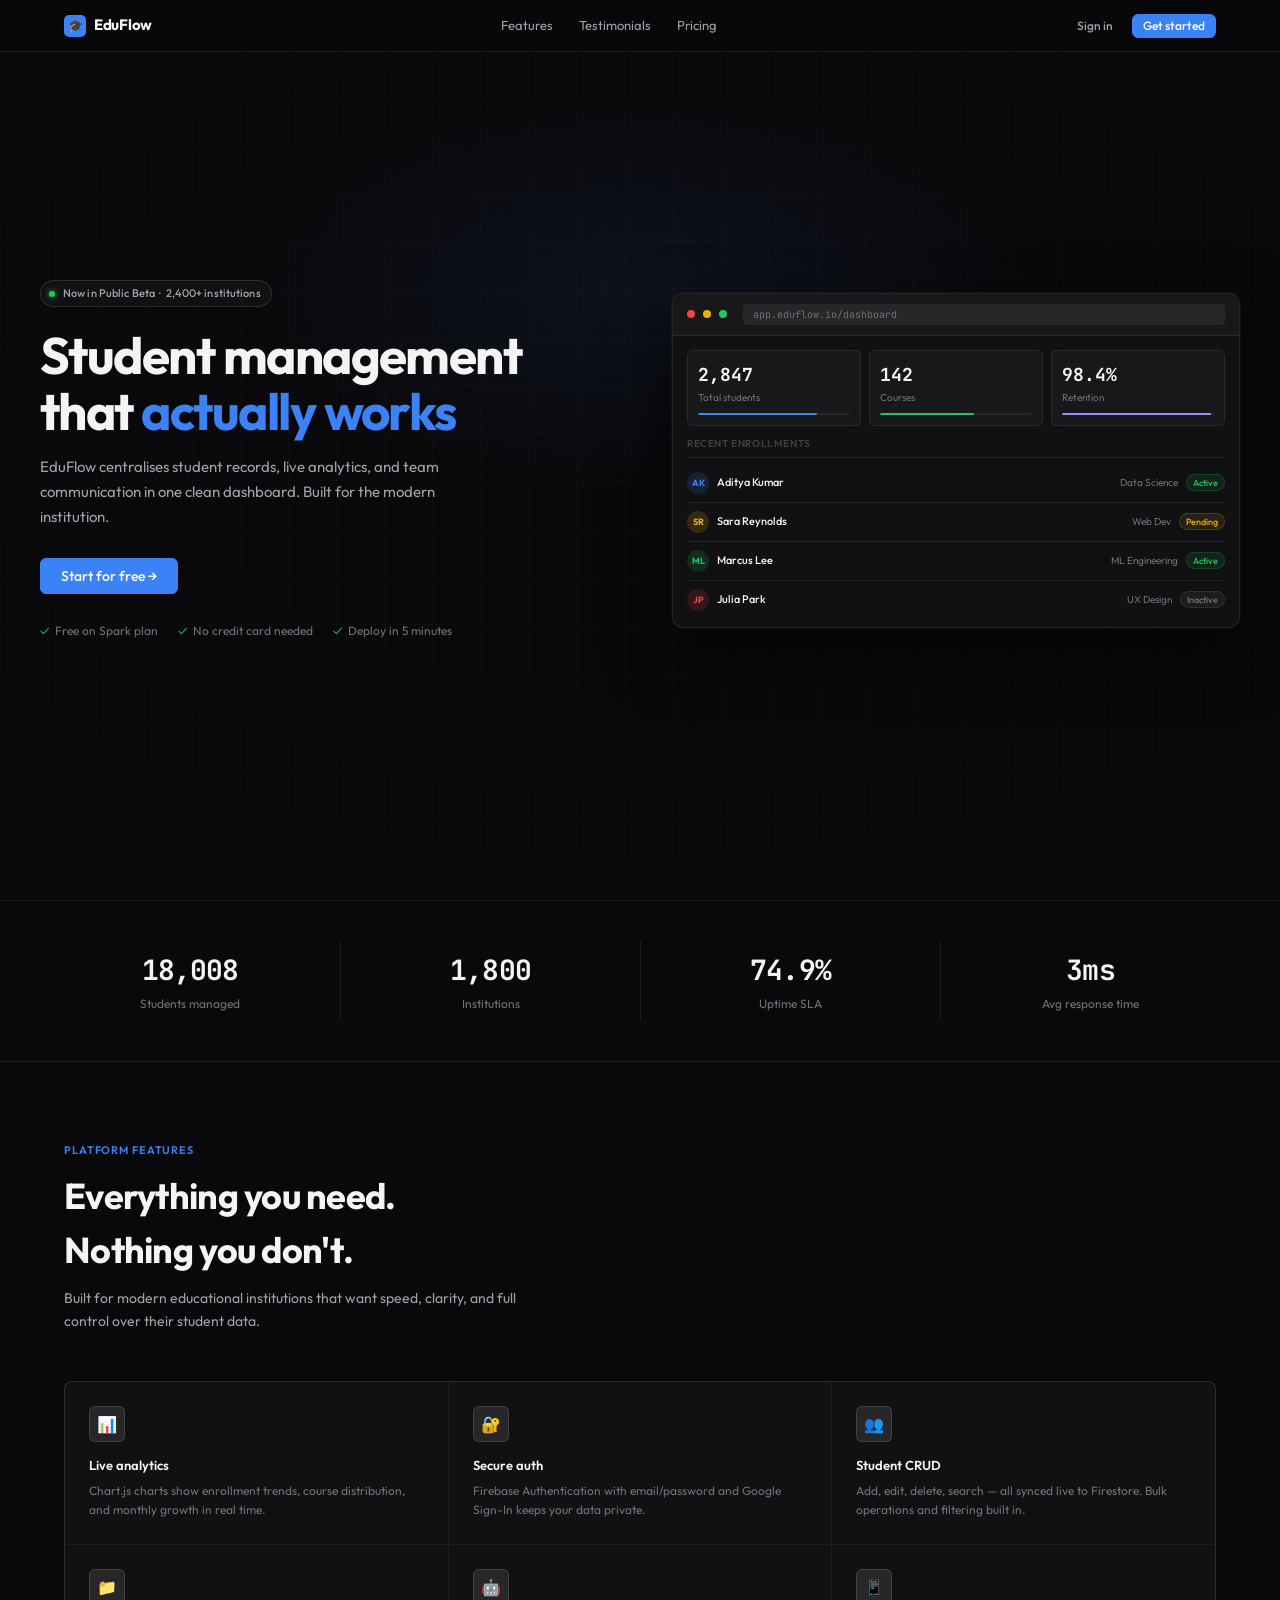
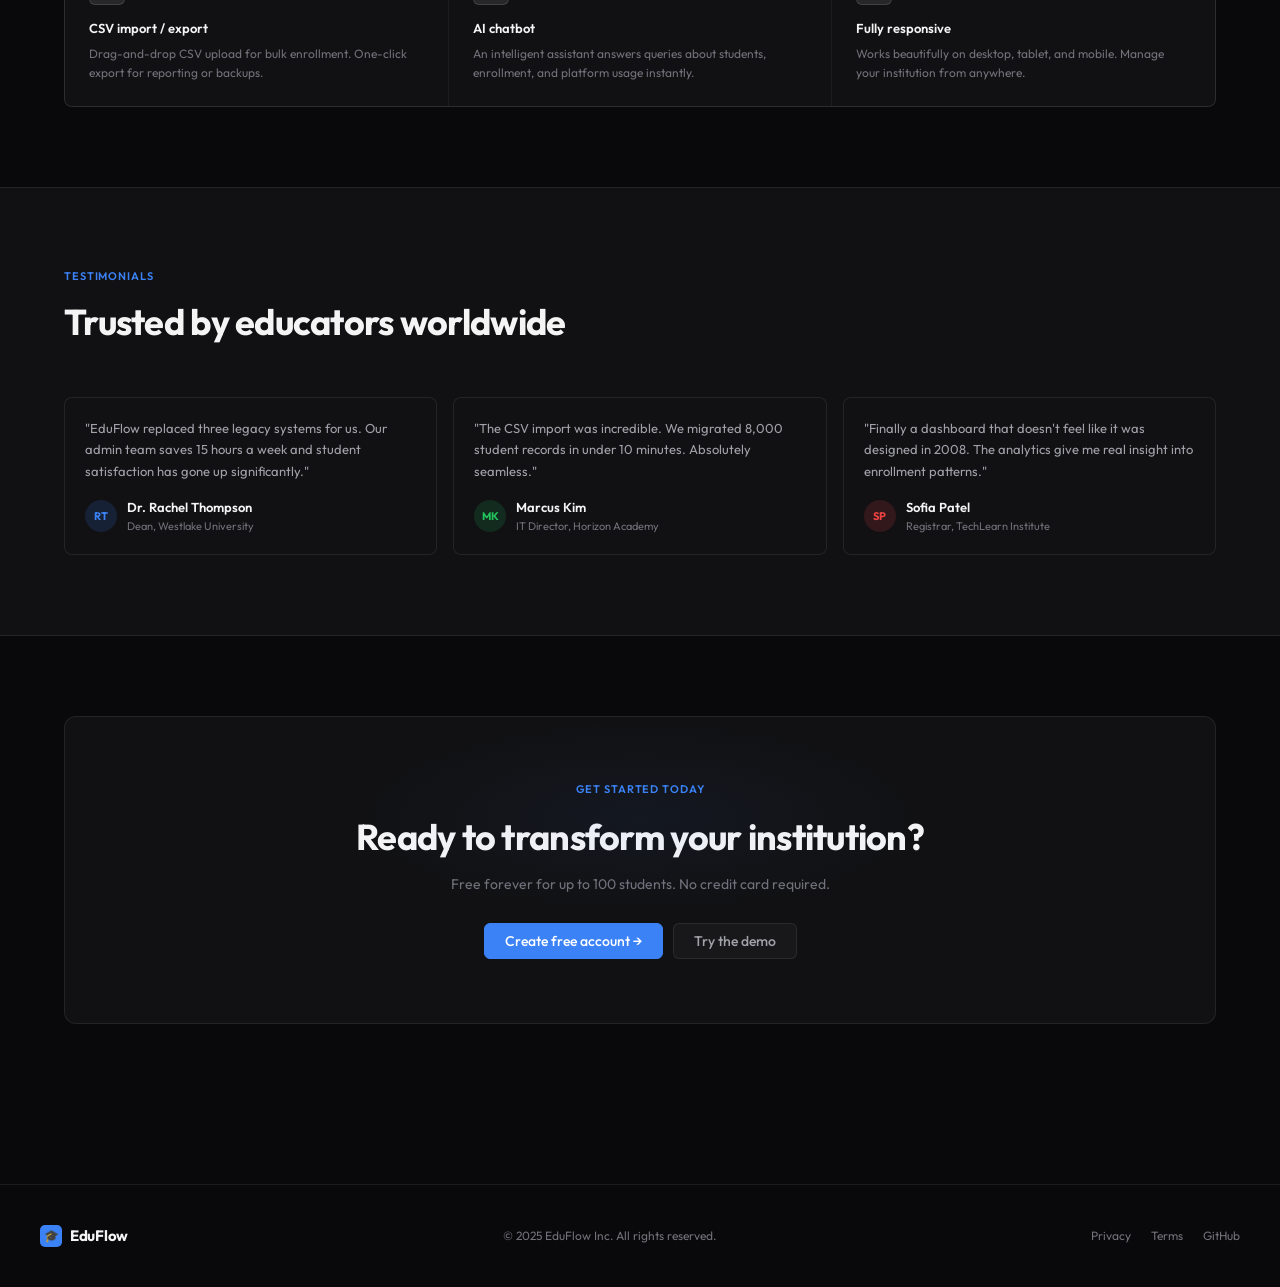
<file: index.html>
<!DOCTYPE html>
<html lang="en">
<head>
  <meta charset="UTF-8" />
  <meta name="viewport" content="width=device-width, initial-scale=1.0" />
  <title>EduFlow — Student Management Platform</title>
  <link rel="preconnect" href="https://fonts.googleapis.com" />
  <link rel="preconnect" href="https://fonts.gstatic.com" crossorigin />
  <link href="https://fonts.googleapis.com/css2?family=Outfit:wght@300;400;500;600;700&family=JetBrains+Mono:wght@400;500;700&display=swap" rel="stylesheet" />
  <style>/* ================================================================
   EduFlow — 21st.dev / shadcn Style
   Palette: Zinc-950 dark, Blue-500 accent, razor-thin borders
   Fonts: Outfit (UI) + JetBrains Mono (data)
   ================================================================ */

:root {
  --bg:          #09090b;
  --bg-1:        #111113;
  --bg-2:        #18181b;
  --bg-3:        #27272a;
  --bg-hover:    rgba(255,255,255,0.04);

  --border:      rgba(255,255,255,0.08);
  --border-2:    rgba(255,255,255,0.12);
  --border-focus:rgba(59,130,246,0.6);

  --blue:        #3b82f6;
  --blue-hover:  #2563eb;
  --blue-muted:  rgba(59,130,246,0.12);
  --blue-border: rgba(59,130,246,0.25);

  --green:       #22c55e;
  --green-muted: rgba(34,197,94,0.1);
  --yellow:      #eab308;
  --yellow-muted:rgba(234,179,8,0.1);
  --red:         #ef4444;
  --red-muted:   rgba(239,68,68,0.1);

  --text-1:      #f4f4f5;
  --text-2:      #a1a1aa;
  --text-3:      #71717a;
  --text-4:      #3f3f46;

  --sidebar-w:   232px;
  --topbar-h:    52px;
  --r:           6px;
  --r-sm:        4px;
  --r-lg:        8px;
  --r-full:      9999px;

  --font:  'Outfit', sans-serif;
  --mono:  'JetBrains Mono', monospace;

  --shadow-sm: 0 1px 3px rgba(0,0,0,0.4);
  --shadow-md: 0 4px 16px rgba(0,0,0,0.5);
  --shadow-lg: 0 8px 32px rgba(0,0,0,0.6);
  --t: 150ms cubic-bezier(0.4,0,0.2,1);
}

/* ── Reset ──────────────────────────────────────────────────── */
*, *::before, *::after { box-sizing: border-box; margin: 0; padding: 0; }
html { scroll-behavior: smooth; font-size: 14px; }
body {
  font-family: var(--font);
  background: var(--bg);
  color: var(--text-1);
  line-height: 1.5;
  min-height: 100vh;
  -webkit-font-smoothing: antialiased;
}
a { text-decoration: none; color: inherit; }
h1,h2,h3,h4,h5,h6 { font-family: var(--font); font-weight: 600; }
button { font-family: var(--font); cursor: pointer; }
input, select, textarea { font-family: var(--font); }

::-webkit-scrollbar { width: 5px; height: 5px; }
::-webkit-scrollbar-track { background: transparent; }
::-webkit-scrollbar-thumb { background: var(--bg-3); border-radius: 99px; }
::-webkit-scrollbar-thumb:hover { background: var(--text-4); }

/* ── Utilities ──────────────────────────────────────────────── */
.hidden { display: none !important; }
.mono { font-family: var(--mono); }
.text-2 { color: var(--text-2); }
.text-3 { color: var(--text-3); }

/* ================================================================
   SHARED COMPONENTS
   ================================================================ */

/* Buttons */
.btn {
  display: inline-flex; align-items: center; gap: 6px;
  padding: 7px 14px;
  border-radius: var(--r);
  font-size: 13px; font-weight: 500;
  border: 1px solid transparent;
  transition: all var(--t);
  white-space: nowrap;
  line-height: 1;
}
.btn-primary {
  background: var(--blue);
  color: #fff;
  border-color: var(--blue);
}
.btn-primary:hover { background: var(--blue-hover); border-color: var(--blue-hover); }
.btn-secondary {
  background: var(--bg-2);
  color: var(--text-2);
  border-color: var(--border);
}
.btn-secondary:hover { background: var(--bg-3); color: var(--text-1); border-color: var(--border-2); }
.btn-ghost {
  background: transparent;
  color: var(--text-2);
  border-color: transparent;
}
.btn-ghost:hover { background: var(--bg-hover); color: var(--text-1); }
.btn-danger {
  background: var(--red-muted);
  color: var(--red);
  border-color: rgba(239,68,68,0.2);
}
.btn-danger:hover { background: rgba(239,68,68,0.2); }
.btn-sm { padding: 5px 10px; font-size: 12px; }
.btn-lg { padding: 10px 20px; font-size: 14px; }
.btn-icon { padding: 7px; width: 32px; height: 32px; justify-content: center; }

/* Inputs */
.input {
  width: 100%;
  background: var(--bg-1);
  border: 1px solid var(--border);
  color: var(--text-1);
  padding: 8px 12px;
  border-radius: var(--r);
  font-size: 13px;
  outline: none;
  transition: border-color var(--t);
}
.input:focus { border-color: var(--border-focus); }
.input::placeholder { color: var(--text-3); }
.input:disabled { opacity: 0.5; cursor: not-allowed; }

select.input { cursor: pointer; }
select.input option { background: var(--bg-2); color: var(--text-1); }

/* Label */
.label {
  display: block;
  font-size: 12px;
  font-weight: 500;
  color: var(--text-2);
  margin-bottom: 6px;
}

/* Field group */
.field { margin-bottom: 16px; }

/* Badge */
.badge {
  display: inline-flex; align-items: center; gap: 5px;
  padding: 2px 8px;
  border-radius: var(--r-full);
  font-size: 11px; font-weight: 500;
  border: 1px solid transparent;
}
.badge-blue   { background: var(--blue-muted); color: var(--blue); border-color: var(--blue-border); }
.badge-green  { background: var(--green-muted); color: var(--green); border-color: rgba(34,197,94,0.2); }
.badge-yellow { background: var(--yellow-muted); color: var(--yellow); border-color: rgba(234,179,8,0.2); }
.badge-zinc   { background: rgba(255,255,255,0.05); color: var(--text-3); border-color: var(--border); }
.badge-red    { background: var(--red-muted); color: var(--red); border-color: rgba(239,68,68,0.2); }

/* Dot */
.dot {
  display: inline-block;
  width: 6px; height: 6px;
  border-radius: 50%;
}

/* Card */
.card {
  background: var(--bg-1);
  border: 1px solid var(--border);
  border-radius: var(--r-lg);
}
.card-header {
  padding: 16px 20px;
  border-bottom: 1px solid var(--border);
  display: flex; align-items: center; justify-content: space-between;
  gap: 12px;
}
.card-body { padding: 20px; }
.card-title { font-size: 13px; font-weight: 600; color: var(--text-1); }
.card-desc  { font-size: 12px; color: var(--text-3); margin-top: 2px; }

/* Separator */
.sep {
  height: 1px;
  background: var(--border);
  margin: 16px 0;
}

/* Toast */
.toast-wrap {
  position: fixed;
  bottom: 20px; right: 20px;
  z-index: 9999;
  display: flex; flex-direction: column; gap: 8px;
  align-items: flex-end;
}
.toast {
  background: var(--bg-2);
  border: 1px solid var(--border-2);
  color: var(--text-1);
  padding: 10px 14px;
  border-radius: var(--r-lg);
  font-size: 13px;
  font-weight: 500;
  box-shadow: var(--shadow-lg);
  display: flex; align-items: center; gap: 8px;
  animation: toastIn 0.2s ease;
  max-width: 320px;
}
.toast-success { border-left: 2px solid var(--green); }
.toast-error   { border-left: 2px solid var(--red); }
.toast-info    { border-left: 2px solid var(--blue); }
@keyframes toastIn { from { opacity:0; transform:translateY(6px); } to { opacity:1; transform:translateY(0); } }

/* Spinner */
.spin {
  width: 14px; height: 14px;
  border: 2px solid var(--border);
  border-top-color: var(--blue);
  border-radius: 50%;
  animation: spinning 0.6s linear infinite;
  display: inline-block;
}
@keyframes spinning { to { transform: rotate(360deg); } }

/* Modal */
.overlay {
  position: fixed; inset: 0;
  background: rgba(0,0,0,0.7);
  backdrop-filter: blur(4px);
  z-index: 1000;
  display: flex; align-items: center; justify-content: center;
  padding: 20px;
  opacity: 0; pointer-events: none;
  transition: opacity 0.15s;
}
.overlay.open { opacity: 1; pointer-events: all; }
.modal {
  background: var(--bg-1);
  border: 1px solid var(--border-2);
  border-radius: var(--r-lg);
  width: 100%; max-width: 480px;
  max-height: 88vh; overflow-y: auto;
  transform: translateY(8px) scale(0.98);
  transition: transform 0.15s;
  box-shadow: var(--shadow-lg);
}
.overlay.open .modal { transform: translateY(0) scale(1); }
.modal-hd {
  padding: 18px 20px 16px;
  border-bottom: 1px solid var(--border);
  display: flex; align-items: center; justify-content: space-between;
}
.modal-title { font-size: 14px; font-weight: 600; }
.modal-bd { padding: 20px; }
.modal-ft {
  padding: 14px 20px;
  border-top: 1px solid var(--border);
  display: flex; gap: 8px; justify-content: flex-end;
}

/* Error text */
.err { font-size: 11px; color: var(--red); margin-top: 4px; display: none; }
.err.show { display: block; }

/* ================================================================
   LANDING PAGE
   ================================================================ */
.lp-nav {
  position: fixed; top: 0; left: 0; right: 0;
  z-index: 100;
  height: 52px;
  background: rgba(9,9,11,0.85);
  backdrop-filter: blur(12px);
  border-bottom: 1px solid var(--border);
  display: flex; align-items: center;
}
.lp-nav-inner {
  max-width: 1200px; margin: 0 auto;
  padding: 0 24px;
  width: 100%;
  display: flex; align-items: center; justify-content: space-between;
}
.logo {
  font-family: var(--font);
  font-size: 15px; font-weight: 700;
  color: var(--text-1);
  letter-spacing: -0.02em;
  display: flex; align-items: center; gap: 8px;
}
.logo-mark {
  width: 22px; height: 22px;
  background: var(--blue);
  border-radius: 5px;
  display: flex; align-items: center; justify-content: center;
  font-size: 12px;
}
.nav-links { display: flex; align-items: center; gap: 2px; }
.nav-link-item {
  padding: 5px 12px;
  border-radius: var(--r);
  font-size: 13px;
  color: var(--text-2);
  transition: all var(--t);
}
.nav-link-item:hover { background: var(--bg-hover); color: var(--text-1); }
.nav-actions { display: flex; gap: 8px; }

/* Hero */
.hero {
  min-height: 100vh;
  display: flex; align-items: center;
  padding: 80px 24px 60px;
  position: relative;
  overflow: hidden;
}
.hero-grid {
  position: absolute; inset: 0;
  background-image:
    linear-gradient(rgba(255,255,255,0.025) 1px, transparent 1px),
    linear-gradient(90deg, rgba(255,255,255,0.025) 1px, transparent 1px);
  background-size: 48px 48px;
  mask-image: radial-gradient(ellipse 80% 60% at 50% 50%, black 40%, transparent 100%);
}
.hero-glow {
  position: absolute;
  width: 800px; height: 400px;
  background: radial-gradient(ellipse, rgba(59,130,246,0.08) 0%, transparent 70%);
  top: 10%; left: 50%; transform: translateX(-50%);
  pointer-events: none;
}
.hero-inner {
  max-width: 1200px; margin: 0 auto; width: 100%;
  display: grid; grid-template-columns: 1fr 1fr;
  gap: 64px; align-items: center;
  position: relative; z-index: 1;
}
.hero-kicker {
  display: inline-flex; align-items: center; gap: 8px;
  border: 1px solid var(--border-2);
  background: var(--bg-1);
  padding: 4px 10px 4px 8px;
  border-radius: var(--r-full);
  font-size: 11px; font-weight: 500;
  color: var(--text-2);
  margin-bottom: 20px;
  letter-spacing: 0.01em;
}
.kicker-dot {
  width: 6px; height: 6px; border-radius: 50%;
  background: var(--green);
  box-shadow: 0 0 6px var(--green);
}
.hero-h1 {
  font-size: clamp(32px,4vw,56px);
  font-weight: 700;
  line-height: 1.1;
  letter-spacing: -0.03em;
  margin-bottom: 16px;
  color: var(--text-1);
}
.hero-h1 em {
  font-style: normal;
  color: var(--blue);
}
.hero-sub {
  font-size: 15px;
  color: var(--text-2);
  line-height: 1.65;
  margin-bottom: 28px;
  max-width: 440px;
}
.hero-cta { display: flex; gap: 10px; flex-wrap: wrap; }

/* Dashboard preview card */
.preview-card {
  background: var(--bg-1);
  border: 1px solid var(--border);
  border-radius: 12px;
  overflow: hidden;
  box-shadow: 0 24px 64px rgba(0,0,0,0.7), 0 0 0 1px rgba(255,255,255,0.05);
}
.preview-titlebar {
  background: var(--bg-2);
  padding: 10px 14px;
  border-bottom: 1px solid var(--border);
  display: flex; align-items: center; gap: 8px;
}
.tbar-dot { width: 8px; height: 8px; border-radius: 50%; }
.tbar-url {
  margin-left: 8px;
  background: var(--bg-3);
  border-radius: 4px;
  padding: 3px 10px;
  font-size: 10px;
  color: var(--text-3);
  font-family: var(--mono);
  flex: 1;
}
.preview-body { padding: 14px; }
.p-stat-row { display: flex; gap: 8px; margin-bottom: 10px; }
.p-stat {
  flex: 1;
  background: var(--bg-2);
  border: 1px solid var(--border);
  border-radius: 6px;
  padding: 10px;
}
.p-stat-val { font-family: var(--mono); font-size: 18px; font-weight: 700; color: var(--text-1); }
.p-stat-key { font-size: 10px; color: var(--text-3); margin-top: 2px; }
.p-stat-bar { height: 2px; background: var(--bg-3); border-radius: 99px; margin-top: 8px; overflow: hidden; }
.p-stat-fill { height: 100%; border-radius: 99px; }
.p-row {
  display: flex; align-items: center; gap: 8px;
  padding: 8px 0;
  border-bottom: 1px solid var(--border);
  font-size: 11px;
}
.p-row:last-child { border-bottom: none; }
.p-av {
  width: 22px; height: 22px; border-radius: 50%;
  display: flex; align-items: center; justify-content: center;
  font-size: 9px; font-weight: 700; flex-shrink: 0;
}
.p-name { font-weight: 500; color: var(--text-1); flex: 1; }
.p-course { color: var(--text-3); font-size: 10px; }

/* Stats strip */
.stats-strip {
  border-top: 1px solid var(--border);
  border-bottom: 1px solid var(--border);
  padding: 40px 24px;
}
.stats-strip-inner {
  max-width: 1200px; margin: 0 auto;
  display: grid; grid-template-columns: repeat(4, 1fr);
  gap: 0;
}
.strip-stat { text-align: center; padding: 8px; }
.strip-stat + .strip-stat { border-left: 1px solid var(--border); }
.strip-num {
  font-family: var(--mono);
  font-size: 28px; font-weight: 700;
  color: var(--text-1);
  letter-spacing: -0.03em;
}
.strip-lbl { font-size: 12px; color: var(--text-3); margin-top: 4px; }

/* Features */
.section {
  padding: 80px 24px;
  max-width: 1200px;
  margin: 0 auto;
}
.section-hd { margin-bottom: 48px; }
.eyebrow {
  font-size: 11px; font-weight: 600;
  letter-spacing: 0.08em; text-transform: uppercase;
  color: var(--blue); margin-bottom: 10px;
}
.section-h2 {
  font-size: clamp(24px,3vw,36px);
  font-weight: 700; letter-spacing: -0.02em;
  color: var(--text-1); margin-bottom: 10px;
}
.section-p { font-size: 14px; color: var(--text-2); max-width: 480px; line-height: 1.65; }

.feat-grid { display: grid; grid-template-columns: repeat(3, 1fr); gap: 1px; background: var(--border); border: 1px solid var(--border); border-radius: var(--r-lg); overflow: hidden; }
.feat-item {
  background: var(--bg-1);
  padding: 24px;
  transition: background var(--t);
}
.feat-item:hover { background: var(--bg-2); }
.feat-ico {
  width: 36px; height: 36px;
  background: var(--bg-3);
  border: 1px solid var(--border-2);
  border-radius: var(--r);
  display: flex; align-items: center; justify-content: center;
  font-size: 16px;
  margin-bottom: 14px;
}
.feat-title { font-size: 13px; font-weight: 600; color: var(--text-1); margin-bottom: 6px; }
.feat-desc  { font-size: 12px; color: var(--text-3); line-height: 1.6; }

/* Testimonials */
.testi-grid { display: grid; grid-template-columns: repeat(3, 1fr); gap: 16px; }
.testi-card {
  background: var(--bg-1);
  border: 1px solid var(--border);
  border-radius: var(--r-lg);
  padding: 20px;
}
.testi-text { font-size: 13px; color: var(--text-2); line-height: 1.65; margin-bottom: 16px; }
.testi-av {
  width: 32px; height: 32px; border-radius: 50%;
  display: flex; align-items: center; justify-content: center;
  font-size: 11px; font-weight: 700; flex-shrink: 0;
}
.testi-name { font-size: 13px; font-weight: 600; }
.testi-role { font-size: 11px; color: var(--text-3); }

/* CTA block */
.cta-block {
  margin: 0 24px 80px;
  max-width: 1200px;
  margin-left: auto; margin-right: auto;
  background: var(--bg-1);
  border: 1px solid var(--border);
  border-radius: 12px;
  padding: 64px;
  text-align: center;
  position: relative; overflow: hidden;
}
.cta-block::before {
  content: '';
  position: absolute;
  width: 600px; height: 200px;
  background: radial-gradient(ellipse, rgba(59,130,246,0.06) 0%, transparent 70%);
  top: 0; left: 50%; transform: translateX(-50%);
  pointer-events: none;
}

/* Footer */
.lp-footer {
  border-top: 1px solid var(--border);
  padding: 40px 24px;
}
.lp-footer-inner {
  max-width: 1200px; margin: 0 auto;
  display: flex; justify-content: space-between; align-items: center;
  flex-wrap: wrap; gap: 16px;
}
.footer-links-row { display: flex; gap: 20px; }
.footer-link { font-size: 12px; color: var(--text-3); transition: color var(--t); }
.footer-link:hover { color: var(--text-2); }

/* ================================================================
   AUTH PAGE
   ================================================================ */
.auth-wrap {
  min-height: 100vh;
  display: flex;
}
.auth-left {
  flex: 1;
  background: var(--bg-1);
  border-right: 1px solid var(--border);
  display: flex; flex-direction: column;
  justify-content: center;
  padding: 60px 56px;
  position: relative; overflow: hidden;
}
.auth-left-bg {
  position: absolute; inset: 0;
  background-image:
    linear-gradient(rgba(255,255,255,0.02) 1px, transparent 1px),
    linear-gradient(90deg, rgba(255,255,255,0.02) 1px, transparent 1px);
  background-size: 40px 40px;
}
.auth-left-content { position: relative; z-index: 1; max-width: 380px; }
.auth-left h2 { font-size: 28px; font-weight: 700; letter-spacing: -0.025em; margin-bottom: 10px; }
.auth-left p { font-size: 14px; color: var(--text-2); line-height: 1.65; margin-bottom: 28px; }
.auth-checks { display: flex; flex-direction: column; gap: 10px; }
.auth-check {
  display: flex; align-items: center; gap: 10px;
  font-size: 13px; color: var(--text-2);
}
.chk-ico {
  width: 18px; height: 18px;
  background: var(--green-muted);
  border: 1px solid rgba(34,197,94,0.2);
  border-radius: 50%;
  display: flex; align-items: center; justify-content: center;
  font-size: 9px; color: var(--green);
  flex-shrink: 0;
}
.auth-right {
  width: 440px;
  background: var(--bg);
  display: flex; flex-direction: column;
  justify-content: center;
  padding: 60px 48px;
}
.auth-logo-sm {
  display: flex; align-items: center; gap: 8px;
  font-size: 15px; font-weight: 700;
  color: var(--text-1);
  margin-bottom: 36px;
}
.auth-logo-sm .logo-mark { width: 22px; height: 22px; font-size: 11px; }
.auth-seg {
  display: flex;
  background: var(--bg-2);
  border: 1px solid var(--border);
  border-radius: var(--r);
  padding: 3px;
  gap: 3px;
  margin-bottom: 24px;
}
.seg-btn {
  flex: 1; text-align: center;
  padding: 6px 10px;
  border-radius: var(--r-sm);
  font-size: 13px; font-weight: 500;
  color: var(--text-3);
  border: none; background: transparent;
  transition: all var(--t);
}
.seg-btn.on {
  background: var(--bg);
  color: var(--text-1);
  box-shadow: var(--shadow-sm);
  border: 1px solid var(--border);
}
.divider-row {
  display: flex; align-items: center; gap: 10px;
  color: var(--text-3); font-size: 11px;
  margin: 16px 0;
}
.divider-row::before, .divider-row::after {
  content: ''; flex: 1; height: 1px; background: var(--border);
}

/* ================================================================
   DASHBOARD
   ================================================================ */
.app { display: flex; min-height: 100vh; }

/* Sidebar */
.sidebar {
  width: var(--sidebar-w);
  background: var(--bg-1);
  border-right: 1px solid var(--border);
  display: flex; flex-direction: column;
  position: fixed; top: 0; left: 0; bottom: 0;
  z-index: 100;
  transition: transform 0.2s;
}
.sb-hd {
  height: 52px;
  border-bottom: 1px solid var(--border);
  display: flex; align-items: center;
  padding: 0 16px;
  flex-shrink: 0;
}
.sb-logo { font-size: 14px; font-weight: 700; display: flex; align-items: center; gap: 8px; }
.sb-logo .logo-mark { width: 20px; height: 20px; font-size: 10px; }
.sb-nav { flex: 1; padding: 8px; overflow-y: auto; }
.sb-section { font-size: 10px; font-weight: 600; letter-spacing: 0.06em; text-transform: uppercase; color: var(--text-4); padding: 0 8px; margin: 12px 0 4px; }
.sb-section:first-child { margin-top: 4px; }
.sb-item {
  display: flex; align-items: center; gap: 8px;
  padding: 7px 8px;
  border-radius: var(--r);
  font-size: 13px; font-weight: 450;
  color: var(--text-2);
  border: none; background: transparent;
  width: 100%; text-align: left;
  transition: all var(--t);
  margin-bottom: 1px;
}
.sb-item:hover { background: var(--bg-hover); color: var(--text-1); }
.sb-item.on {
  background: var(--bg-3);
  color: var(--text-1);
  font-weight: 500;
}
.sb-item-ico { width: 16px; text-align: center; opacity: 0.7; flex-shrink: 0; font-size: 13px; }
.sb-badge {
  margin-left: auto;
  background: var(--blue);
  color: #fff;
  font-size: 10px; font-weight: 600;
  padding: 1px 6px;
  border-radius: var(--r-full);
  font-family: var(--mono);
}
.sb-ft {
  border-top: 1px solid var(--border);
  padding: 8px;
}
.sb-user {
  display: flex; align-items: center; gap: 10px;
  padding: 8px;
  border-radius: var(--r);
  cursor: pointer;
  transition: background var(--t);
}
.sb-user:hover { background: var(--bg-hover); }
.sb-av {
  width: 28px; height: 28px; border-radius: 50%;
  background: linear-gradient(135deg, var(--blue), #818cf8);
  display: flex; align-items: center; justify-content: center;
  font-size: 11px; font-weight: 700; flex-shrink: 0;
  color: #fff;
}
.sb-uname { font-size: 12px; font-weight: 500; }
.sb-urole { font-size: 11px; color: var(--text-3); }
.sb-logout {
  margin-left: auto;
  background: none; border: none;
  color: var(--text-3); font-size: 13px;
  transition: color var(--t);
  padding: 4px;
}
.sb-logout:hover { color: var(--red); }

/* Main */
.main { margin-left: var(--sidebar-w); flex: 1; display: flex; flex-direction: column; }

/* Topbar */
.topbar {
  height: 52px;
  background: rgba(9,9,11,0.9);
  backdrop-filter: blur(12px);
  border-bottom: 1px solid var(--border);
  display: flex; align-items: center;
  padding: 0 20px; gap: 12px;
  position: sticky; top: 0; z-index: 50;
  flex-shrink: 0;
}
.tb-search {
  flex: 1; max-width: 320px;
  position: relative;
}
.tb-search input {
  width: 100%;
  background: var(--bg-2);
  border: 1px solid var(--border);
  color: var(--text-1);
  padding: 6px 12px 6px 32px;
  border-radius: var(--r);
  font-size: 13px; outline: none;
  transition: border-color var(--t);
}
.tb-search input:focus { border-color: var(--border-2); }
.tb-search input::placeholder { color: var(--text-3); }
.tb-search-ico {
  position: absolute; left: 10px; top: 50%;
  transform: translateY(-50%);
  color: var(--text-3); font-size: 12px;
}
.tb-right { display: flex; align-items: center; gap: 8px; margin-left: auto; }
.tb-greeting { font-size: 12px; color: var(--text-3); }
.tb-greeting b { color: var(--text-2); font-weight: 500; }
.tb-btn {
  width: 30px; height: 30px;
  background: var(--bg-2);
  border: 1px solid var(--border);
  border-radius: var(--r);
  display: flex; align-items: center; justify-content: center;
  cursor: pointer; font-size: 13px;
  color: var(--text-2);
  transition: all var(--t);
  position: relative;
}
.tb-btn:hover { border-color: var(--border-2); color: var(--text-1); }
.notif-dot {
  position: absolute; top: 5px; right: 5px;
  width: 5px; height: 5px;
  background: var(--red); border-radius: 50%;
  border: 1.5px solid var(--bg-2);
}
.tb-av {
  width: 28px; height: 28px; border-radius: 50%;
  background: linear-gradient(135deg, var(--blue), #818cf8);
  display: flex; align-items: center; justify-content: center;
  font-size: 10px; font-weight: 700; color: #fff;
  cursor: pointer;
}
.hamburger {
  display: none;
  background: none; border: none;
  color: var(--text-1); font-size: 16px;
}

/* Page */
.pg { padding: 24px; flex: 1; }
.pg-section { display: none; }
.pg-section.on { display: block; }
.pg-hd {
  margin-bottom: 20px;
  display: flex; align-items: flex-start; justify-content: space-between;
  gap: 12px; flex-wrap: wrap;
}
.pg-title { font-size: 18px; font-weight: 700; letter-spacing: -0.02em; }
.pg-sub { font-size: 13px; color: var(--text-3); margin-top: 2px; }

/* Stat cards */
.stat-grid { display: grid; grid-template-columns: repeat(4, 1fr); gap: 12px; margin-bottom: 16px; }
.stat-c {
  background: var(--bg-1);
  border: 1px solid var(--border);
  border-radius: var(--r-lg);
  padding: 16px;
  transition: border-color var(--t);
}
.stat-c:hover { border-color: var(--border-2); }
.stat-c-top { display: flex; justify-content: space-between; align-items: flex-start; margin-bottom: 12px; }
.stat-ico {
  width: 32px; height: 32px;
  background: var(--bg-3);
  border: 1px solid var(--border);
  border-radius: var(--r);
  display: flex; align-items: center; justify-content: center;
  font-size: 14px;
}
.stat-delta {
  font-size: 11px; font-weight: 500;
  font-family: var(--mono);
  padding: 2px 6px;
  border-radius: var(--r-full);
}
.delta-up   { background: var(--green-muted); color: var(--green); }
.delta-down { background: var(--red-muted);   color: var(--red); }
.stat-num {
  font-family: var(--mono);
  font-size: 26px; font-weight: 700;
  letter-spacing: -0.03em;
  color: var(--text-1);
}
.stat-lbl { font-size: 12px; color: var(--text-3); margin-top: 2px; }

/* Chart card */
.chart-c { background: var(--bg-1); border: 1px solid var(--border); border-radius: var(--r-lg); padding: 16px; height: 100%; }
.chart-c-hd { display: flex; justify-content: space-between; align-items: center; margin-bottom: 16px; }
.chart-c-title { font-size: 13px; font-weight: 600; }
.chart-c-sub { font-size: 11px; color: var(--text-3); margin-top: 1px; }
.period-tabs { display: flex; gap: 2px; }
.period-btn {
  padding: 3px 8px;
  border-radius: var(--r-sm);
  font-size: 11px; font-weight: 500;
  color: var(--text-3);
  border: 1px solid transparent;
  background: transparent;
  transition: all var(--t);
}
.period-btn.on { background: var(--bg-3); border-color: var(--border); color: var(--text-1); }

/* Table */
.tbl-wrap {
  background: var(--bg-1);
  border: 1px solid var(--border);
  border-radius: var(--r-lg);
  overflow: hidden;
}
.tbl-hd {
  padding: 12px 16px;
  border-bottom: 1px solid var(--border);
  display: flex; align-items: center; gap: 8px; flex-wrap: wrap;
}
.tbl-title { font-size: 13px; font-weight: 600; flex: 1; min-width: 100px; }
.tbl-ft {
  padding: 10px 16px;
  border-top: 1px solid var(--border);
  display: flex; align-items: center; justify-content: space-between;
}
.tbl-info { font-size: 11px; color: var(--text-3); font-family: var(--mono); }
.pg-btns { display: flex; gap: 4px; }
.pg-btn {
  width: 26px; height: 26px;
  background: var(--bg-2);
  border: 1px solid var(--border);
  border-radius: var(--r-sm);
  color: var(--text-2);
  font-size: 11px;
  display: flex; align-items: center; justify-content: center;
  transition: all var(--t);
}
.pg-btn:hover, .pg-btn.on {
  background: var(--blue);
  border-color: var(--blue);
  color: #fff;
}
table { width: 100%; border-collapse: collapse; }
thead th {
  padding: 8px 16px;
  text-align: left;
  font-size: 11px; font-weight: 600;
  letter-spacing: 0.04em; text-transform: uppercase;
  color: var(--text-3);
  background: var(--bg-2);
  border-bottom: 1px solid var(--border);
  cursor: pointer; user-select: none;
  white-space: nowrap;
}
thead th:hover { color: var(--text-2); }
tbody td {
  padding: 10px 16px;
  font-size: 13px;
  border-bottom: 1px solid var(--border);
  vertical-align: middle;
}
tbody tr:last-child td { border-bottom: none; }
tbody tr:hover td { background: var(--bg-hover); }
.s-av {
  width: 28px; height: 28px; border-radius: 50%;
  background: var(--bg-3);
  display: inline-flex; align-items: center; justify-content: center;
  font-size: 10px; font-weight: 700;
  flex-shrink: 0;
  border: 1px solid var(--border);
}
.s-name { font-weight: 500; font-size: 13px; }
.s-email { font-size: 11px; color: var(--text-3); }
.sort-arr { font-size: 10px; opacity: 0.3; margin-left: 3px; }
.tbl-empty { text-align: center; padding: 48px 16px; color: var(--text-3); }
.tbl-empty-ico { font-size: 28px; margin-bottom: 8px; opacity: 0.3; }
.tbl-empty-lbl { font-size: 13px; }

/* Action buttons in table */
.row-btn {
  background: none; border: none;
  padding: 4px 6px; border-radius: var(--r-sm);
  font-size: 12px;
  color: var(--text-3);
  transition: all var(--t);
}
.row-btn:hover { background: var(--bg-3); color: var(--text-1); }
.row-btn.del:hover { background: var(--red-muted); color: var(--red); }

/* CSV section */
.dropzone {
  border: 1px dashed var(--border-2);
  border-radius: var(--r-lg);
  padding: 36px 24px;
  text-align: center;
  cursor: pointer;
  transition: all var(--t);
}
.dropzone:hover, .dropzone.drag { border-color: var(--blue); background: var(--blue-muted); }
.dropzone-ico { font-size: 28px; opacity: 0.4; margin-bottom: 8px; }
.dropzone-txt { font-size: 13px; color: var(--text-2); }
.dropzone-txt span { color: var(--blue); font-weight: 500; }
.dropzone-hint { font-size: 11px; color: var(--text-3); margin-top: 4px; }
.csv-preview-box {
  background: var(--bg-2);
  border: 1px solid var(--border);
  border-radius: var(--r);
  padding: 12px;
  margin-top: 12px;
  font-size: 12px;
  color: var(--text-2);
  display: none;
  font-family: var(--mono);
  line-height: 1.7;
}
.csv-preview-box.show { display: block; }

/* Chatbot */
.bot-fab {
  position: fixed; bottom: 20px; right: 20px;
  width: 44px; height: 44px;
  background: var(--blue);
  border-radius: 50%; border: none;
  display: flex; align-items: center; justify-content: center;
  font-size: 18px;
  box-shadow: 0 4px 16px rgba(59,130,246,0.4);
  z-index: 900;
  cursor: pointer;
  transition: all var(--t);
}
.bot-fab:hover { background: var(--blue-hover); transform: scale(1.05); }
.bot-panel {
  position: fixed; bottom: 74px; right: 20px;
  width: 340px;
  background: var(--bg-1);
  border: 1px solid var(--border-2);
  border-radius: var(--r-lg);
  box-shadow: var(--shadow-lg);
  z-index: 900;
  display: flex; flex-direction: column;
  max-height: 480px;
  transform: scale(0.96) translateY(8px);
  opacity: 0; pointer-events: none;
  transition: all 0.15s cubic-bezier(0.4,0,0.2,1);
}
.bot-panel.open { transform: scale(1) translateY(0); opacity: 1; pointer-events: all; }
.bot-hd {
  padding: 12px 14px;
  border-bottom: 1px solid var(--border);
  display: flex; align-items: center; gap: 10px;
}
.bot-av {
  width: 30px; height: 30px; border-radius: 50%;
  background: var(--blue);
  display: flex; align-items: center; justify-content: center;
  font-size: 14px; flex-shrink: 0;
}
.bot-name { font-size: 13px; font-weight: 600; }
.bot-status { font-size: 11px; color: var(--green); display: flex; align-items: center; gap: 4px; }
.bot-status::before { content:''; width:5px; height:5px; background:var(--green); border-radius:50%; }
.bot-msgs {
  flex: 1; overflow-y: auto; padding: 12px;
  display: flex; flex-direction: column; gap: 10px;
}
.bot-msg { display: flex; gap: 7px; align-items: flex-start; }
.bot-msg.u { flex-direction: row-reverse; }
.bot-bubble {
  max-width: 76%;
  padding: 8px 12px;
  border-radius: 10px;
  font-size: 12px; line-height: 1.5;
}
.bot-msg.b .bot-bubble {
  background: var(--bg-2);
  border: 1px solid var(--border);
  color: var(--text-1);
  border-bottom-left-radius: 3px;
}
.bot-msg.u .bot-bubble {
  background: var(--blue);
  color: #fff;
  border-bottom-right-radius: 3px;
}
.bot-in-row {
  padding: 10px 12px;
  border-top: 1px solid var(--border);
  display: flex; gap: 6px;
}
.bot-in {
  flex: 1;
  background: var(--bg-2);
  border: 1px solid var(--border);
  color: var(--text-1);
  padding: 7px 10px;
  border-radius: var(--r);
  font-size: 12px; outline: none;
  transition: border-color var(--t);
}
.bot-in:focus { border-color: var(--blue); }
.bot-in::placeholder { color: var(--text-3); }
.bot-send {
  background: var(--blue); border: none;
  color: #fff;
  width: 30px; height: 30px;
  border-radius: var(--r); cursor: pointer;
  display: flex; align-items: center; justify-content: center;
  font-size: 12px; transition: background var(--t);
  flex-shrink: 0;
}
.bot-send:hover { background: var(--blue-hover); }
.typing-dots { display: flex; gap: 3px; align-items: center; padding: 3px 0; }
.typing-dots span {
  width: 5px; height: 5px;
  background: var(--text-3); border-radius: 50%;
  animation: blink 1.2s ease infinite;
}
.typing-dots span:nth-child(2) { animation-delay: 0.2s; }
.typing-dots span:nth-child(3) { animation-delay: 0.4s; }
@keyframes blink { 0%,60%,100%{opacity:.3;transform:translateY(0)} 30%{opacity:1;transform:translateY(-4px)} }

/* Widget */
.widget {
  background: var(--bg-1);
  border: 1px solid var(--border);
  border-radius: var(--r-lg);
  padding: 16px;
}
.widget-title {
  font-size: 10px; font-weight: 600;
  letter-spacing: 0.06em; text-transform: uppercase;
  color: var(--text-3); margin-bottom: 14px;
}
.weather-temp { font-family: var(--mono); font-size: 36px; font-weight: 700; letter-spacing: -0.04em; }
.weather-cond { font-size: 12px; color: var(--text-2); margin-top: 3px; }
.weather-loc  { font-size: 11px; color: var(--text-3); margin-top: 2px; }
.qs-row { display: flex; justify-content: space-between; align-items: center; padding: 6px 0; border-bottom: 1px solid var(--border); }
.qs-row:last-child { border-bottom: none; }
.qs-key { font-size: 12px; color: var(--text-3); }
.qs-val { font-size: 12px; font-weight: 600; font-family: var(--mono); }

/* Overlay/sb on mobile */
.sb-overlay {
  display: none;
  position: fixed; inset: 0;
  background: rgba(0,0,0,0.6);
  z-index: 99;
}

/* ── Responsive ─────────────────────────────────────────── */
@media (max-width: 1024px) {
  .auth-left { display: none; }
  .auth-right { width: 100%; border-left: none; }
}
@media (max-width: 900px) {
  .hero-inner { grid-template-columns: 1fr; }
  .feat-grid { grid-template-columns: repeat(2, 1fr); }
  .testi-grid { grid-template-columns: 1fr; }
  .stats-strip-inner { grid-template-columns: repeat(2, 1fr); }
  .stat-grid { grid-template-columns: repeat(2, 1fr); }
}
@media (max-width: 768px) {
  .sidebar { transform: translateX(-100%); }
  .sidebar.sb-open { transform: translateX(0); }
  .sb-overlay.show { display: block; }
  .main { margin-left: 0; }
  .hamburger { display: block; }
  .feat-grid { grid-template-columns: 1fr; }
  .pg { padding: 16px; }
  .topbar { padding: 0 14px; }
  .hero-inner { padding: 0; }
  .cta-block { padding: 40px 24px; }
  .auth-right { padding: 40px 28px; }
}
@media (max-width: 480px) {
  .stat-grid { grid-template-columns: 1fr; }
  .bot-panel { width: calc(100vw - 32px); right: 16px; }
}
</style>
</head>
<body>

<nav class="lp-nav">
  <div class="lp-nav-inner">
    <a href="index.html" class="logo">
      <span class="logo-mark">🎓</span>EduFlow
    </a>
    <div class="nav-links">
      <a href="#features" class="nav-link-item">Features</a>
      <a href="#testimonials" class="nav-link-item">Testimonials</a>
      <a href="#pricing" class="nav-link-item">Pricing</a>
    </div>
    <div class="nav-actions">
      <a href="login.html" class="btn btn-ghost btn-sm">Sign in</a>
      <a href="login.html" class="btn btn-primary btn-sm">Get started</a>
    </div>
  </div>
</nav>

<!-- Hero -->
<section class="hero">
  <div class="hero-grid"></div>
  <div class="hero-glow"></div>
  <div class="hero-inner">
    <div>
      <div class="hero-kicker">
        <span class="kicker-dot"></span>
        Now in Public Beta &nbsp;·&nbsp; 2,400+ institutions
      </div>
      <h1 class="hero-h1">
        Student management<br/>that <em>actually works</em>
      </h1>
      <p class="hero-sub">
        EduFlow centralises student records, live analytics, and team communication 
        in one clean dashboard. Built for the modern institution.
      </p>
      <div class="hero-cta">
        <a href="login.html" class="btn btn-primary btn-lg">Start for free →</a>
      </div>
      <div style="margin-top:28px;display:flex;gap:20px;flex-wrap:wrap;">
        <div style="display:flex;align-items:center;gap:6px;font-size:12px;color:var(--text-3);">
          <span style="color:var(--green);">✓</span> Free on Spark plan
        </div>
        <div style="display:flex;align-items:center;gap:6px;font-size:12px;color:var(--text-3);">
          <span style="color:var(--green);">✓</span> No credit card needed
        </div>
        <div style="display:flex;align-items:center;gap:6px;font-size:12px;color:var(--text-3);">
          <span style="color:var(--green);">✓</span> Deploy in 5 minutes
        </div>
      </div>
    </div>
    <div>
      <div class="preview-card">
        <div class="preview-titlebar">
          <span class="tbar-dot" style="background:#ef4444;"></span>
          <span class="tbar-dot" style="background:#eab308;"></span>
          <span class="tbar-dot" style="background:#22c55e;"></span>
          <span class="tbar-url">app.eduflow.io/dashboard</span>
        </div>
        <div class="preview-body">
          <div class="p-stat-row">
            <div class="p-stat">
              <div class="p-stat-val">2,847</div>
              <div class="p-stat-key">Total students</div>
              <div class="p-stat-bar"><div class="p-stat-fill" style="width:78%;background:#3b82f6;"></div></div>
            </div>
            <div class="p-stat">
              <div class="p-stat-val">142</div>
              <div class="p-stat-key">Courses</div>
              <div class="p-stat-bar"><div class="p-stat-fill" style="width:62%;background:#22c55e;"></div></div>
            </div>
            <div class="p-stat">
              <div class="p-stat-val">98.4%</div>
              <div class="p-stat-key">Retention</div>
              <div class="p-stat-bar"><div class="p-stat-fill" style="width:98%;background:#a78bfa;"></div></div>
            </div>
          </div>
          <div style="font-size:10px;font-weight:600;letter-spacing:.06em;text-transform:uppercase;color:var(--text-4);margin:8px 0 6px;padding-bottom:6px;border-bottom:1px solid var(--border);">Recent enrollments</div>
          <div class="p-row"><div class="p-av" style="background:rgba(59,130,246,.15);color:#3b82f6;">AK</div><span class="p-name">Aditya Kumar</span><span class="p-course">Data Science</span><span class="badge badge-green" style="font-size:9px;padding:1px 6px;">Active</span></div>
          <div class="p-row"><div class="p-av" style="background:rgba(234,179,8,.15);color:#eab308;">SR</div><span class="p-name">Sara Reynolds</span><span class="p-course">Web Dev</span><span class="badge badge-yellow" style="font-size:9px;padding:1px 6px;">Pending</span></div>
          <div class="p-row"><div class="p-av" style="background:rgba(34,197,94,.15);color:#22c55e;">ML</div><span class="p-name">Marcus Lee</span><span class="p-course">ML Engineering</span><span class="badge badge-green" style="font-size:9px;padding:1px 6px;">Active</span></div>
          <div class="p-row" style="border:none;padding-bottom:2px;"><div class="p-av" style="background:rgba(239,68,68,.15);color:#ef4444;">JP</div><span class="p-name">Julia Park</span><span class="p-course">UX Design</span><span class="badge badge-zinc" style="font-size:9px;padding:1px 6px;">Inactive</span></div>
        </div>
      </div>
    </div>
  </div>
</section>

<!-- Stats Strip -->
<div class="stats-strip">
  <div class="stats-strip-inner">
    <div class="strip-stat"><div class="strip-num" data-count="24000" data-sep="true">0</div><div class="strip-lbl">Students managed</div></div>
    <div class="strip-stat"><div class="strip-num" data-count="2400" data-sep="true">0</div><div class="strip-lbl">Institutions</div></div>
    <div class="strip-stat"><div class="strip-num" data-count="99" data-suffix=".9%">0</div><div class="strip-lbl">Uptime SLA</div></div>
    <div class="strip-stat"><div class="strip-num" data-count="4" data-suffix="ms">0</div><div class="strip-lbl">Avg response time</div></div>
  </div>
</div>

<!-- Features -->
<div id="features">
  <div class="section">
    <div class="section-hd">
      <div class="eyebrow">Platform features</div>
      <h2 class="section-h2">Everything you need.<br/>Nothing you don't.</h2>
      <p class="section-p">Built for modern educational institutions that want speed, clarity, and full control over their student data.</p>
    </div>
    <div class="feat-grid">
      <div class="feat-item"><div class="feat-ico">📊</div><div class="feat-title">Live analytics</div><div class="feat-desc">Chart.js charts show enrollment trends, course distribution, and monthly growth in real time.</div></div>
      <div class="feat-item"><div class="feat-ico">🔐</div><div class="feat-title">Secure auth</div><div class="feat-desc">Firebase Authentication with email/password and Google Sign-In keeps your data private.</div></div>
      <div class="feat-item"><div class="feat-ico">👥</div><div class="feat-title">Student CRUD</div><div class="feat-desc">Add, edit, delete, search — all synced live to Firestore. Bulk operations and filtering built in.</div></div>
      <div class="feat-item"><div class="feat-ico">📁</div><div class="feat-title">CSV import / export</div><div class="feat-desc">Drag-and-drop CSV upload for bulk enrollment. One-click export for reporting or backups.</div></div>
      <div class="feat-item"><div class="feat-ico">🤖</div><div class="feat-title">AI chatbot</div><div class="feat-desc">An intelligent assistant answers queries about students, enrollment, and platform usage instantly.</div></div>
      <div class="feat-item"><div class="feat-ico">📱</div><div class="feat-title">Fully responsive</div><div class="feat-desc">Works beautifully on desktop, tablet, and mobile. Manage your institution from anywhere.</div></div>
    </div>
  </div>
</div>

<!-- Testimonials -->
<div id="testimonials" style="background:var(--bg-1);border-top:1px solid var(--border);border-bottom:1px solid var(--border);">
  <div class="section">
    <div class="section-hd">
      <div class="eyebrow">Testimonials</div>
      <h2 class="section-h2">Trusted by educators worldwide</h2>
    </div>
    <div class="testi-grid">
      <div class="testi-card">
        <p class="testi-text">"EduFlow replaced three legacy systems for us. Our admin team saves 15 hours a week and student satisfaction has gone up significantly."</p>
        <div style="display:flex;align-items:center;gap:10px;"><div class="testi-av" style="background:rgba(59,130,246,.15);color:#3b82f6;">RT</div><div><div class="testi-name">Dr. Rachel Thompson</div><div class="testi-role">Dean, Westlake University</div></div></div>
      </div>
      <div class="testi-card">
        <p class="testi-text">"The CSV import was incredible. We migrated 8,000 student records in under 10 minutes. Absolutely seamless."</p>
        <div style="display:flex;align-items:center;gap:10px;"><div class="testi-av" style="background:rgba(34,197,94,.15);color:#22c55e;">MK</div><div><div class="testi-name">Marcus Kim</div><div class="testi-role">IT Director, Horizon Academy</div></div></div>
      </div>
      <div class="testi-card">
        <p class="testi-text">"Finally a dashboard that doesn't feel like it was designed in 2008. The analytics give me real insight into enrollment patterns."</p>
        <div style="display:flex;align-items:center;gap:10px;"><div class="testi-av" style="background:rgba(239,68,68,.15);color:#ef4444;">SP</div><div><div class="testi-name">Sofia Patel</div><div class="testi-role">Registrar, TechLearn Institute</div></div></div>
      </div>
    </div>
  </div>
</div>

<!-- CTA -->
<div id="pricing">
  <div class="section">
    <div class="cta-block">
      <div class="eyebrow" style="text-align:center;margin-bottom:12px;">Get started today</div>
      <h2 class="section-h2" style="text-align:center;margin-bottom:10px;">Ready to transform your institution?</h2>
      <p style="color:var(--text-3);font-size:14px;text-align:center;margin-bottom:28px;max-width:400px;margin-left:auto;margin-right:auto;">Free forever for up to 100 students. No credit card required.</p>
      <div style="display:flex;gap:10px;justify-content:center;flex-wrap:wrap;">
        <a href="login.html" class="btn btn-primary btn-lg">Create free account →</a>
        <a href="dashboard.html" class="btn btn-secondary btn-lg">Try the demo</a>
      </div>
    </div>
  </div>
</div>

<!-- Footer -->
<footer class="lp-footer">
  <div class="lp-footer-inner">
    <div class="logo"><span class="logo-mark">🎓</span>EduFlow</div>
    <div style="font-size:12px;color:var(--text-3);">© 2025 EduFlow Inc. All rights reserved.</div>
    <div class="footer-links-row">
      <a href="#" class="footer-link">Privacy</a>
      <a href="#" class="footer-link">Terms</a>
      <a href="https://github.com" class="footer-link">GitHub</a>
    </div>
  </div>
</footer>

<script>
window.addEventListener('scroll', () => {
  document.querySelector('.lp-nav').style.borderBottomColor = window.scrollY > 20 ? 'rgba(255,255,255,0.1)' : 'rgba(255,255,255,0.08)';
});
const counters = document.querySelectorAll('[data-count]');
const io = new IntersectionObserver(entries => {
  entries.forEach(e => {
    if (!e.isIntersecting) return;
    const el = e.target, target = +el.dataset.count, suffix = el.dataset.suffix || '', sep = el.dataset.sep;
    let start; const dur = 1800;
    const tick = ts => {
      if (!start) start = ts;
      const p = Math.min((ts - start) / dur, 1), ease = 1 - Math.pow(1 - p, 3);
      const val = Math.floor(ease * target);
      el.textContent = (sep ? val.toLocaleString() : val) + suffix;
      if (p < 1) requestAnimationFrame(tick);
    };
    requestAnimationFrame(tick);
    io.unobserve(el);
  });
}, {threshold: 0.5});
counters.forEach(c => io.observe(c));
document.querySelectorAll('a[href^="#"]').forEach(a => {
  a.addEventListener('click', e => {
    const t = document.querySelector(a.getAttribute('href'));
    if (t) { e.preventDefault(); t.scrollIntoView({behavior:'smooth'}); }
  });
});
</script>
</body>
</html>
</file>
